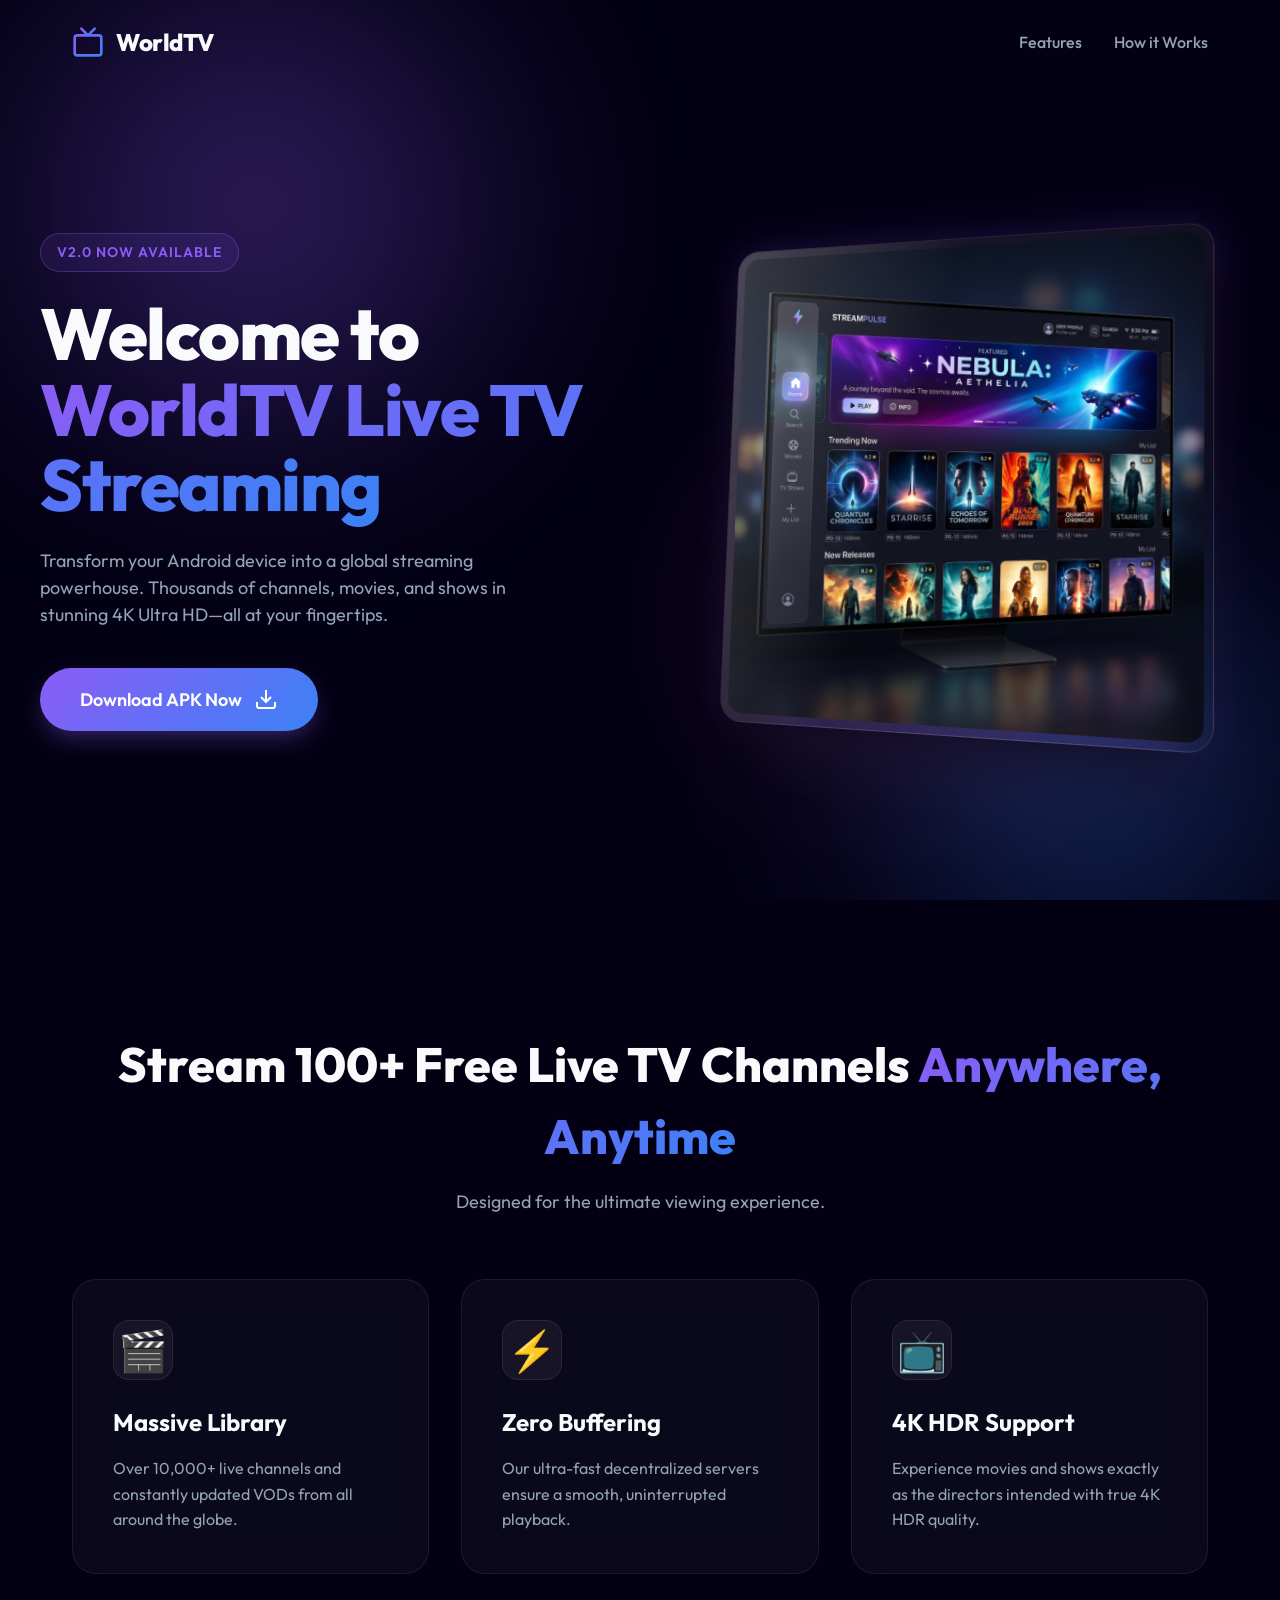
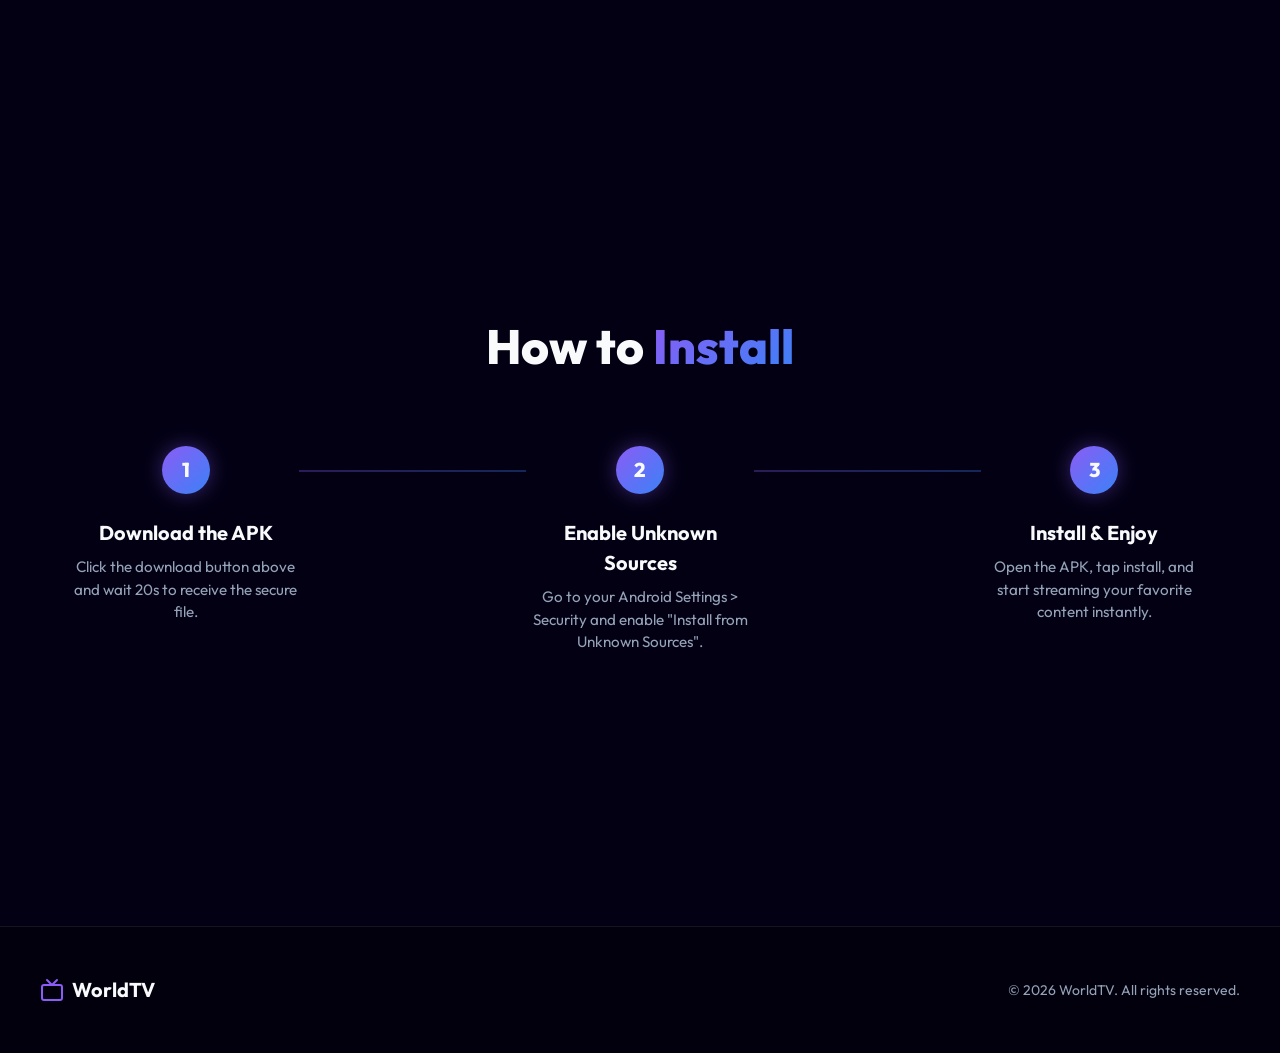
<file: index.html>
<!DOCTYPE html>
<html lang="en">
<head>
    
    <?xml version="1.0" encoding="UTF-8"?>
    
<meta name="description" content="Watch live TV channels, sports, movies and entertainment online. Download our free TV app and stream anywhere.">

<meta name="robots" content="index,follow">

<link rel="canonical" href="https://worldtv-p6ws.vercel.app/">

<meta property="og:title" content="Free TV App">
<meta property="og:description" content="Watch live TV, sports and movies online.">
<meta property="og:type" content="website">
<meta property="og:url" content="https://worldtv-p6ws.vercel.app/">

<meta name="twitter:card" content="summary_large_image">

    <meta charset="UTF-8">
    <meta name="viewport" content="width=device-width, initial-scale=1.0">
    <title>WorldTV - Watch Free Live TV Online & Stream Global Channels</title>
    <meta name="description" content="Stream your favorite television channels with WorldTV. Access free live sports, news, and entertainment from anywhere in the world. No registration required.">
    <meta name="keywords" content="WorldTV, WorldTV Live TV, WorldTV Streaming App, WorldTV Free TV online, Free Live TV online, Watch Live TV channels free, Global TV streaming website, Live TV app without signup, Stream international TV channels, Best free live TV streaming site 2026, How to watch live news channels for free, Free live sports TV streaming website, Watch international live TV channels online">
    <link rel="preconnect" href="https://fonts.googleapis.com">
    <link rel="preconnect" href="https://fonts.gstatic.com" crossorigin>
    <link href="https://fonts.googleapis.com/css2?family=Outfit:wght@300;400;500;700;800&display=swap" rel="stylesheet">
    <link rel="stylesheet" href="style.css">
</head>
<body>
    <div class="ambient-background">
        <div class="glow-orb orb-1"></div>
        <div class="glow-orb orb-2"></div>
        <div class="glow-orb orb-3"></div>
    </div>

    <nav class="navbar">
        <div class="nav-container">
            <div class="logo">
                <svg width="32" height="32" viewBox="0 0 24 24" fill="none" stroke="url(#gradient-primary)" stroke-width="2" stroke-linecap="round" stroke-linejoin="round">
                    <defs>
                        <linearGradient id="gradient-primary" x1="0%" y1="0%" x2="100%" y2="100%">
                            <stop offset="0%" stop-color="#8b5cf6" />
                            <stop offset="100%" stop-color="#3b82f6" />
                        </linearGradient>
                    </defs>
                    <rect x="2" y="7" width="20" height="15" rx="2" ry="2"></rect>
                    <polyline points="17 2 12 7 7 2"></polyline>
                </svg>
                <span>WorldTV</span>
            </div>
            <ul class="nav-links">
                <li><a href="#features">Features</a></li>
                <li><a href="#how-it-works">How it Works</a></li>
            </ul>
        </div>
    </nav>

    <main>
        <section class="hero">
            <div class="hero-container">
                <div class="hero-content reveal">
                    <div class="badge">V2.0 Now Available</div>
                    <h1>Welcome to <br> <span class="text-gradient">WorldTV Live TV Streaming</span></h1>
                    <p>Transform your Android device into a global streaming powerhouse. Thousands of channels, movies, and shows in stunning 4K Ultra HD—all at your fingertips.</p>
                    
                    <div class="download-section">
                        <a href="download.html" class="btn btn-primary pulse" onclick="window.open('https://www.effectivecpmnetwork.com/mppjc6rv?key=fed9e919c8bf8c4e78b2cf66ffaf7c16', '_blank')">
                            <span class="btn-text">Download APK Now</span>
                            <svg class="icon" width="24" height="24" viewBox="0 0 24 24" fill="none" stroke="currentColor" stroke-width="2">
                                <path d="M21 15v4a2 2 0 0 1-2 2H5a2 2 0 0 1-2-2v-4"></path>
                                <polyline points="7 10 12 15 17 10"></polyline>
                                <line x1="12" y1="15" x2="12" y2="3"></line>
                            </svg>
                            <div class="btn-shine"></div>
                        </a>
                    </div>
                </div>
                
                <div class="hero-visual reveal">
                    <div class="mockup-container" id="mockupContainer">
                        <div class="mockup-frame">
                            <img src="tv_mockup.png" alt="WorldTV Live TV Streaming App Mockup" class="mockup-image">
                            <div class="mockup-glare"></div>
                        </div>
                        <div class="mockup-shadow"></div>
                    </div>
                </div>
            </div>
        </section>

        <section id="features" class="features-section">
            <div class="section-header reveal">
                <h2>Stream 100+ Free Live TV Channels <span class="text-gradient">Anywhere, Anytime</span></h2>
                <p>Designed for the ultimate viewing experience.</p>
            </div>
            <div class="features-grid">
                <div class="feature-card glass reveal delay-1">
                    <div class="feature-icon">🎬</div>
                    <h3>Massive Library</h3>
                    <p>Over 10,000+ live channels and constantly updated VODs from all around the globe.</p>
                </div>
                <div class="feature-card glass reveal delay-2">
                    <div class="feature-icon">⚡</div>
                    <h3>Zero Buffering</h3>
                    <p>Our ultra-fast decentralized servers ensure a smooth, uninterrupted playback.</p>
                </div>
                <div class="feature-card glass reveal delay-3">
                    <div class="feature-icon">📺</div>
                    <h3>4K HDR Support</h3>
                    <p>Experience movies and shows exactly as the directors intended with true 4K HDR quality.</p>
                </div>
            </div>
        </section>

        <!-- Ad Placement: Native Banner -->
        <div style="text-align: center; margin: 40px 0; display: flex; justify-content: center;">
            <script async="async" data-cfasync="false" src="https://pl29546691.effectivecpmnetwork.com/953a51ea4e2159735807847cb052920a/invoke.js"></script>
            <div id="container-953a51ea4e2159735807847cb052920a"></div>
        </div>

        <section id="how-it-works" class="steps-section">
            <div class="section-header reveal">
                <h2>How to <span class="text-gradient">Install</span></h2>
            </div>
            <div class="steps-container reveal">
                <div class="step-item">
                    <div class="step-number">1</div>
                    <div class="step-content">
                        <h4>Download the APK</h4>
                        <p>Click the download button above and wait 20s to receive the secure file.</p>
                    </div>
                </div>
                <div class="step-line"></div>
                <div class="step-item">
                    <div class="step-number">2</div>
                    <div class="step-content">
                        <h4>Enable Unknown Sources</h4>
                        <p>Go to your Android Settings > Security and enable "Install from Unknown Sources".</p>
                    </div>
                </div>
                <div class="step-line"></div>
                <div class="step-item">
                    <div class="step-number">3</div>
                    <div class="step-content">
                        <h4>Install & Enjoy</h4>
                        <p>Open the APK, tap install, and start streaming your favorite content instantly.</p>
                    </div>
                </div>
            </div>
        </section>
        <!-- Ad Placement: Skyscraper -->
        <div style="text-align: center; margin: 40px 0; display: flex; justify-content: center;">
            <script>
              atOptions = {
                'key' : 'd5835f5a3ad01d927bfb0fde9b1fc347',
                'format' : 'iframe',
                'height' : 600,
                'width' : 160,
                'params' : {}
              };
            </script>
            <script src="https://www.highperformanceformat.com/d5835f5a3ad01d927bfb0fde9b1fc347/invoke.js"></script>
        </div>
        <!-- Ad Placement: 468x60 Banner -->
        <div style="text-align: center; margin: 40px 0; display: flex; justify-content: center;">
            <script>
              atOptions = {
                'key' : 'b261746e0e4d12c3e00d3f117e59ce41',
                'format' : 'iframe',
                'height' : 60,
                'width' : 468,
                'params' : {}
              };
            </script>
            <script src="https://www.highperformanceformat.com/b261746e0e4d12c3e00d3f117e59ce41/invoke.js"></script>
        </div>
    </main>

    <footer class="footer">
        <div class="footer-content">
            <div class="footer-logo">
                <svg width="24" height="24" viewBox="0 0 24 24" fill="none" stroke="#8b5cf6" stroke-width="2" stroke-linecap="round" stroke-linejoin="round">
                    <rect x="2" y="7" width="20" height="15" rx="2" ry="2"></rect>
                    <polyline points="17 2 12 7 7 2"></polyline>
                </svg>
                <span>WorldTV</span>
            </div>
            <p>&copy; 2026 WorldTV. All rights reserved.</p>
        </div>
    </footer>

    <script src="script.js"></script>
    <script src="https://pl29546690.effectivecpmnetwork.com/8c/e9/b4/8ce9b4d36ced42b22227cc8bf1dedbd6.js"></script>
    <script src="https://pl29546694.effectivecpmnetwork.com/6f/dc/ef/6fdcef7413fb215e619d218d6e15a573.js"></script>
    <script src="https://pl29493516.effectivecpmnetwork.com/b0/a5/98/b0a598d4bc0770544bc0352d953c2c49.js"></script>
    <script src="https://pl29493518.effectivecpmnetwork.com/0a/9a/29/0a9a2938c7934b7fba0f0a7ab86e7b2e.js"></script>
</body>
</html>
</file>
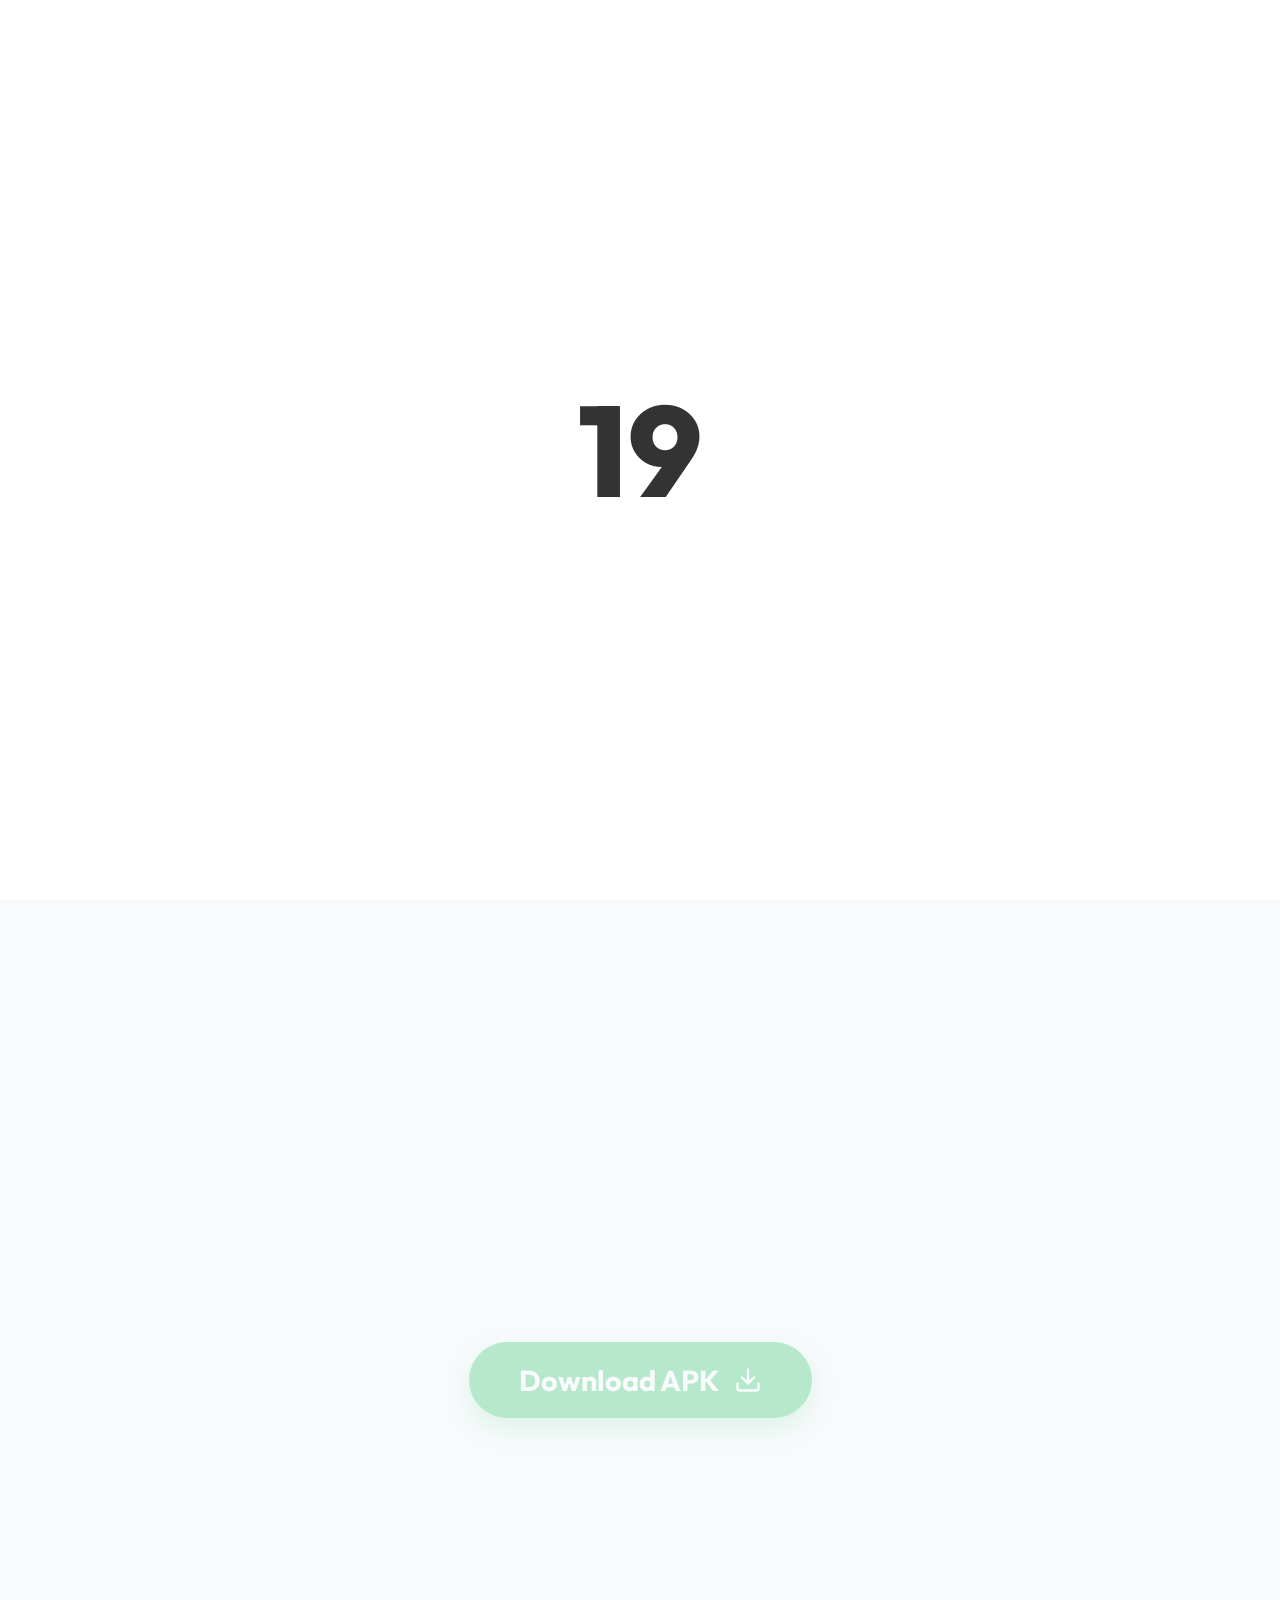
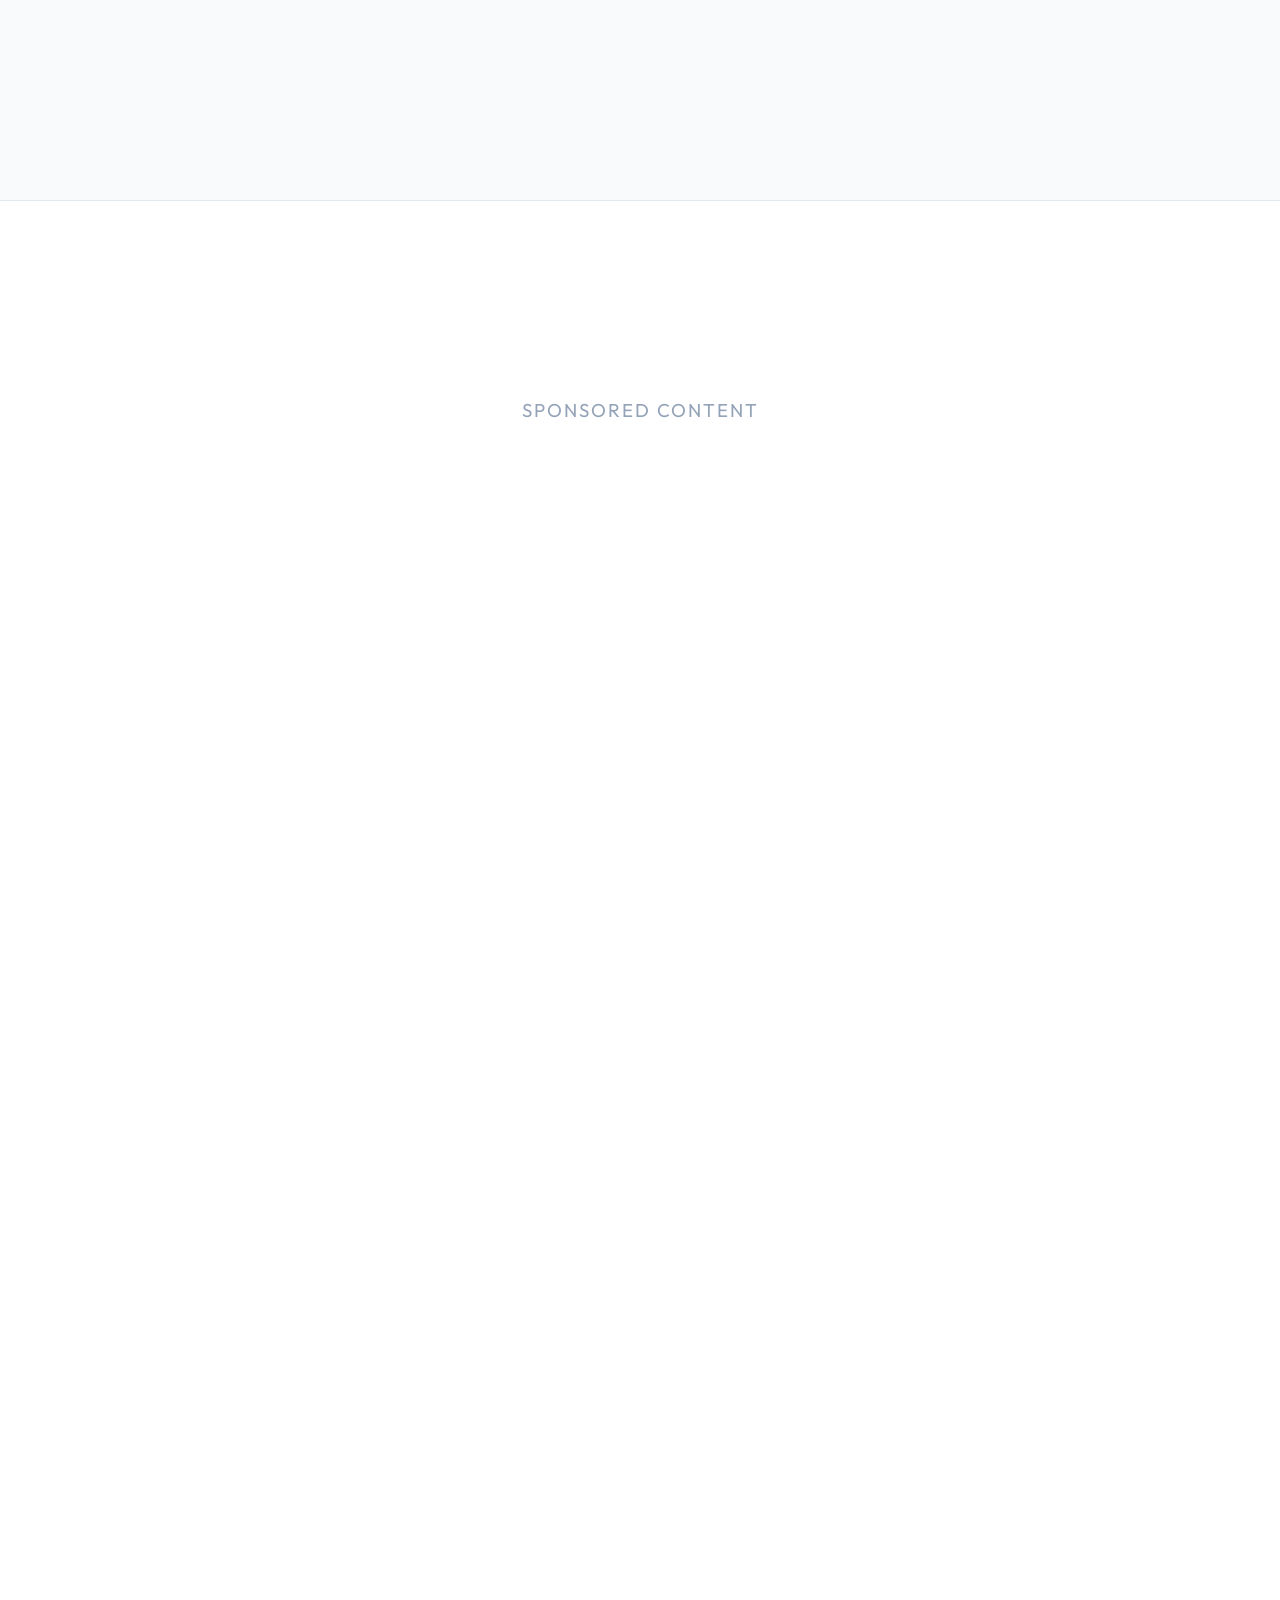
<file: download.html>
<!DOCTYPE html>
<html lang="en">
<head>
    <meta charset="UTF-8">
    <meta name="viewport" content="width=device-width, initial-scale=1.0">
    <title>Download WorldTV</title>
    <link rel="preconnect" href="https://fonts.googleapis.com">
    <link rel="preconnect" href="https://fonts.gstatic.com" crossorigin>
    <link href="https://fonts.googleapis.com/css2?family=Outfit:wght@300;400;500;700;800&display=swap" rel="stylesheet">
    <style>
        body {
            background-color: #ffffff;
            margin: 0;
            padding: 0;
            font-family: 'Outfit', sans-serif;
            display: flex;
            flex-direction: column;
            align-items: center;
            min-height: 200vh; /* Ensures scrolling is required */
            text-align: center;
        }

        /* Container for the countdown section, taking up the first viewport height */
        .countdown-container {
            height: 100vh;
            width: 100%;
            display: flex;
            flex-direction: column;
            justify-content: center;
            align-items: center;
            background-color: #ffffff;
        }

        .timer-text {
            font-size: 8rem;
            font-weight: 800;
            color: #333333;
            margin: 0;
            line-height: 1;
        }

        .message {
            font-size: 1.5rem;
            color: #666666;
            margin-top: 20px;
        }

        .scroll-indicator {
            display: none;
            flex-direction: column;
            align-items: center;
            margin-top: 40px;
            animation: bounce 2s infinite;
            color: #3b82f6;
            font-weight: 700;
            font-size: 1.5rem;
        }

        .scroll-indicator svg {
            width: 40px;
            height: 40px;
            margin-top: 10px;
        }

        @keyframes bounce {
            0%, 20%, 50%, 80%, 100% { transform: translateY(0); }
            40% { transform: translateY(-20px); }
            60% { transform: translateY(-10px); }
        }

        /* Container for the download button, taking up the second viewport height */
        .download-area {
            height: 100vh;
            width: 100%;
            display: flex;
            flex-direction: column;
            justify-content: center;
            align-items: center;
            background-color: #f8fafc;
        }

        .btn-green {
            background-color: #22c55e;
            color: #ffffff;
            padding: 20px 50px;
            font-size: 1.8rem;
            font-weight: 700;
            border-radius: 50px;
            text-decoration: none;
            display: inline-flex;
            align-items: center;
            gap: 15px;
            box-shadow: 0 10px 25px rgba(34, 197, 94, 0.4);
            transition: transform 0.3s ease, box-shadow 0.3s ease, opacity 0.3s ease;
            pointer-events: none; /* Disabled initially */
            opacity: 0.3;
        }

        .btn-green.active {
            pointer-events: auto;
            opacity: 1;
            cursor: pointer;
        }

        .btn-green.active:hover {
            transform: translateY(-5px);
            box-shadow: 0 15px 35px rgba(34, 197, 94, 0.6);
        }

        .btn-green svg {
            width: 28px;
            height: 28px;
        }

        /* Ad container styles for easy placement */
        .ad-container {
            margin: 30px 0;
            display: flex;
            justify-content: center;
            align-items: center;
            width: 100%;
        }

        .ad-placeholder {
            width: 320px;
            height: 100px;
            background-color: #f1f5f9;
            border: 2px dashed #cbd5e1;
            display: flex;
            justify-content: center;
            align-items: center;
            color: #94a3b8;
            font-weight: 500;
            border-radius: 8px;
        }

        @media (min-width: 768px) {
            .ad-placeholder {
                width: 728px;
                height: 90px;
            }
        }

        /* Extra area for more ads */
        .extra-ads-area {
            min-height: 150vh;
            width: 100%;
            display: flex;
            flex-direction: column;
            justify-content: space-evenly;
            align-items: center;
            background-color: #ffffff;
            padding: 50px 0;
            border-top: 1px solid #e2e8f0;
        }
    </style>
</head>
<body>

    <div class="countdown-container">
        <!-- Top Ad Placement (468x60) -->
        <div class="ad-container">
            <script>
              atOptions = {
                'key' : 'b261746e0e4d12c3e00d3f117e59ce41',
                'format' : 'iframe',
                'height' : 60,
                'width' : 468,
                'params' : {}
              };
            </script>
            <script src="https://www.highperformanceformat.com/b261746e0e4d12c3e00d3f117e59ce41/invoke.js"></script>
        </div>

        <h1 class="timer-text" id="timer">20</h1>
        
        <!-- Bottom Ad Placement (300x250) -->
        <div class="ad-container">
            <script>
              atOptions = {
                'key' : '064857bafa8f966a8ea7bea4a9171b18',
                'format' : 'iframe',
                'height' : 250,
                'width' : 300,
                'params' : {}
              };
            </script>
            <script src="https://www.highperformanceformat.com/064857bafa8f966a8ea7bea4a9171b18/invoke.js"></script>
        </div>

        <div class="scroll-indicator" id="scrollIndicator">
            Scroll Down
            <svg viewBox="0 0 24 24" fill="none" stroke="currentColor" stroke-width="2" stroke-linecap="round" stroke-linejoin="round">
                <polyline points="6 9 12 15 18 9"></polyline>
            </svg>
        </div>
    </div>

    <div class="download-area">
        <!-- Ad Placement above download button (Native Banner) -->
        <div class="ad-container">
            <script async="async" data-cfasync="false" src="https://pl29493520.effectivecpmnetwork.com/fb31a9e39995d89bd757b45879bb1bb8/invoke.js"></script>
            <div id="container-fb31a9e39995d89bd757b45879bb1bb8"></div>
        </div>

        <a href="WorldTV.apk" class="btn-green" id="downloadApkBtn" download="WorldTV.apk" onclick="window.open('https://www.effectivecpmnetwork.com/n9id3uwynz?key=0fb4c66c96eca4d2f7fea454a5717084', '_blank')">
            Download APK
            <svg viewBox="0 0 24 24" fill="none" stroke="currentColor" stroke-width="2" stroke-linecap="round" stroke-linejoin="round">
                <path d="M21 15v4a2 2 0 0 1-2 2H5a2 2 0 0 1-2-2v-4"></path>
                <polyline points="7 10 12 15 17 10"></polyline>
                <line x1="12" y1="15" x2="12" y2="3"></line>
            </svg>
        </a>

    </div>

    <!-- Extra scrollable area with more ad spaces -->
    <div class="extra-ads-area">
        <h3 style="color: #94a3b8; font-weight: 400; margin: 0; text-transform: uppercase; letter-spacing: 2px;">Sponsored Content</h3>
        
        <div class="ad-container">
            <script>
              atOptions = {
                'key' : 'f3d37fdef5477a9dfe0de0df9ded7990',
                'format' : 'iframe',
                'height' : 90,
                'width' : 728,
                'params' : {}
              };
            </script>
            <script src="https://www.highperformanceformat.com/f3d37fdef5477a9dfe0de0df9ded7990/invoke.js"></script>
        </div>

        <div class="ad-container">
            <script>
              atOptions = {
                'key' : '064857bafa8f966a8ea7bea4a9171b18',
                'format' : 'iframe',
                'height' : 250,
                'width' : 300,
                'params' : {}
              };
            </script>
            <script src="https://www.highperformanceformat.com/064857bafa8f966a8ea7bea4a9171b18/invoke.js"></script>
        </div>

        <div class="ad-container">
            <script>
              atOptions = {
                'key' : 'f3d37fdef5477a9dfe0de0df9ded7990',
                'format' : 'iframe',
                'height' : 90,
                'width' : 728,
                'params' : {}
              };
            </script>
            <script src="https://www.highperformanceformat.com/f3d37fdef5477a9dfe0de0df9ded7990/invoke.js"></script>
        </div>

        <div class="ad-container">
            <script>
              atOptions = {
                'key' : '00cd3a631a42cec301e8a7b1e4910743',
                'format' : 'iframe',
                'height' : 300,
                'width' : 160,
                'params' : {}
              };
            </script>
            <script src="https://www.highperformanceformat.com/00cd3a631a42cec301e8a7b1e4910743/invoke.js"></script>
        </div>

        <div class="ad-container">
            <script async="async" data-cfasync="false" src="https://pl29546691.effectivecpmnetwork.com/953a51ea4e2159735807847cb052920a/invoke.js"></script>
            <div id="container-953a51ea4e2159735807847cb052920a"></div>
        </div>
    </div>

    <script>
        let countdownTime = 20;
        const timerElement = document.getElementById('timer');
        const scrollIndicator = document.getElementById('scrollIndicator');
        const downloadApkBtn = document.getElementById('downloadApkBtn');

        const timerInterval = setInterval(() => {
            countdownTime--;
            timerElement.textContent = countdownTime;

            if (countdownTime <= 0) {
                clearInterval(timerInterval);
                scrollIndicator.style.display = 'flex';
                downloadApkBtn.classList.add('active');
            }
        }, 1000);
    </script>
    <script src="https://pl29493516.effectivecpmnetwork.com/b0/a5/98/b0a598d4bc0770544bc0352d953c2c49.js"></script>
    <script src="https://pl29493518.effectivecpmnetwork.com/0a/9a/29/0a9a2938c7934b7fba0f0a7ab86e7b2e.js"></script>
</body>
</html>
</file>
<file: style.css>
:root {
    --bg-dark: #030014;
    --card-bg: rgba(255, 255, 255, 0.03);
    --border-color: rgba(255, 255, 255, 0.08);
    --primary: #8b5cf6; /* Violet */
    --secondary: #3b82f6; /* Blue */
    --accent: #ec4899; /* Pink */
    --text-main: #f8fafc;
    --text-muted: #94a3b8;
    --success: #10b981;
}

* {
    margin: 0;
    padding: 0;
    box-sizing: border-box;
}

html {
    scroll-behavior: smooth;
}

body {
    font-family: 'Outfit', sans-serif;
    background-color: var(--bg-dark);
    color: var(--text-main);
    overflow-x: hidden;
    line-height: 1.5;
}

/* Typography & Utils */
.text-gradient {
    background: linear-gradient(135deg, var(--primary), var(--secondary), var(--accent));
    -webkit-background-clip: text;
    -webkit-text-fill-color: transparent;
    background-size: 200% 200%;
    animation: gradientShift 5s ease infinite;
}

@keyframes gradientShift {
    0% { background-position: 0% 50%; }
    50% { background-position: 100% 50%; }
    100% { background-position: 0% 50%; }
}

.glass {
    background: var(--card-bg);
    backdrop-filter: blur(16px);
    -webkit-backdrop-filter: blur(16px);
    border: 1px solid var(--border-color);
}

.hidden {
    display: none !important;
}

/* Background Ambient Orbs */
.ambient-background {
    position: fixed;
    top: 0;
    left: 0;
    width: 100vw;
    height: 100vh;
    z-index: -1;
    overflow: hidden;
    pointer-events: none;
}

.glow-orb {
    position: absolute;
    border-radius: 50%;
    filter: blur(100px);
    opacity: 0.4;
    animation: float 20s infinite ease-in-out alternate;
}

.orb-1 {
    top: -20%; left: -10%;
    width: 60vw; height: 60vw;
    background: radial-gradient(circle, var(--primary), transparent 60%);
}

.orb-2 {
    bottom: -20%; right: -10%;
    width: 50vw; height: 50vw;
    background: radial-gradient(circle, var(--secondary), transparent 60%);
    animation-delay: -5s;
}

.orb-3 {
    top: 40%; left: 50%;
    width: 40vw; height: 40vw;
    background: radial-gradient(circle, var(--accent), transparent 60%);
    opacity: 0.2;
    animation-delay: -10s;
}

@keyframes float {
    0% { transform: translate(0, 0) scale(1); }
    100% { transform: translate(5%, 10%) scale(1.1); }
}

/* Navbar */
.navbar {
    position: fixed;
    top: 0; left: 0; right: 0;
    z-index: 100;
    padding: 1.5rem 0;
    transition: all 0.3s ease;
}

.navbar.scrolled {
    padding: 1rem 0;
    background: rgba(3, 0, 20, 0.8);
    backdrop-filter: blur(20px);
    border-bottom: 1px solid var(--border-color);
}

.nav-container {
    max-width: 1200px;
    margin: 0 auto;
    padding: 0 2rem;
    display: flex;
    justify-content: space-between;
    align-items: center;
}

.logo {
    display: flex;
    align-items: center;
    gap: 0.75rem;
    font-size: 1.5rem;
    font-weight: 800;
    letter-spacing: -0.5px;
}

.nav-links {
    list-style: none;
    display: flex;
    gap: 2rem;
}

.nav-links a {
    color: var(--text-muted);
    text-decoration: none;
    font-weight: 500;
    transition: color 0.2s;
}

.nav-links a:hover {
    color: var(--text-main);
}

/* Hero Section */
.hero {
    min-height: 100vh;
    display: flex;
    align-items: center;
    padding: 8rem 2rem 4rem;
}

.hero-container {
    max-width: 1200px;
    margin: 0 auto;
    display: grid;
    grid-template-columns: 1fr 1fr;
    gap: 4rem;
    align-items: center;
}

.hero-content {
    display: flex;
    flex-direction: column;
    align-items: flex-start;
}

.badge {
    display: inline-block;
    padding: 0.5rem 1rem;
    background: rgba(139, 92, 246, 0.1);
    border: 1px solid rgba(139, 92, 246, 0.3);
    border-radius: 100px;
    color: var(--primary);
    font-size: 0.875rem;
    font-weight: 600;
    margin-bottom: 1.5rem;
    letter-spacing: 1px;
    text-transform: uppercase;
}

.hero-content h1 {
    font-size: 4.5rem;
    font-weight: 800;
    line-height: 1.05;
    letter-spacing: -1.5px;
    margin-bottom: 1.5rem;
}

.hero-content p {
    font-size: 1.125rem;
    color: var(--text-muted);
    margin-bottom: 2.5rem;
    max-width: 480px;
}

/* Buttons */
.btn {
    position: relative;
    display: inline-flex;
    align-items: center;
    justify-content: center;
    gap: 0.75rem;
    padding: 1.125rem 2.5rem;
    border-radius: 100px;
    font-family: inherit;
    font-size: 1.125rem;
    font-weight: 600;
    cursor: pointer;
    border: none;
    overflow: hidden;
    transition: all 0.3s cubic-bezier(0.4, 0, 0.2, 1);
    text-decoration: none;
    color: white;
}

.btn-primary {
    background: linear-gradient(135deg, var(--primary), var(--secondary));
    box-shadow: 0 10px 25px -5px rgba(139, 92, 246, 0.4);
}

.btn-success {
    background: linear-gradient(135deg, #10b981, #059669);
    box-shadow: 0 10px 25px -5px rgba(16, 185, 129, 0.4);
}

.btn:hover {
    transform: translateY(-2px);
}

.btn-primary:hover { box-shadow: 0 20px 30px -10px rgba(139, 92, 246, 0.6); }
.btn-success:hover { box-shadow: 0 20px 30px -10px rgba(16, 185, 129, 0.6); }

.btn-shine {
    position: absolute;
    top: 0; left: -100%;
    width: 50%; height: 100%;
    background: linear-gradient(to right, transparent, rgba(255,255,255,0.3), transparent);
    transform: skewX(-20deg);
    animation: shine 3s infinite;
}

@keyframes shine {
    0% { left: -100%; }
    20% { left: 200%; }
    100% { left: 200%; }
}

.pulse {
    animation: pulseGlow 2s infinite;
}

@keyframes pulseGlow {
    0% { box-shadow: 0 0 0 0 rgba(139, 92, 246, 0.4); }
    70% { box-shadow: 0 0 0 15px rgba(139, 92, 246, 0); }
    100% { box-shadow: 0 0 0 0 rgba(139, 92, 246, 0); }
}

/* Countdown Card */
.countdown-card {
    background: rgba(10, 10, 15, 0.6);
    backdrop-filter: blur(12px);
    border: 1px solid var(--border-color);
    border-radius: 20px;
    padding: 1.5rem;
    display: flex;
    align-items: center;
    gap: 1.5rem;
    animation: slideUp 0.4s cubic-bezier(0.16, 1, 0.3, 1);
}

@keyframes slideUp {
    from { opacity: 0; transform: translateY(20px); }
    to { opacity: 1; transform: translateY(0); }
}

.spinner-wrapper {
    position: relative;
    width: 60px; height: 60px;
    display: flex;
    justify-content: center;
    align-items: center;
}

.timer-value {
    position: absolute;
    font-size: 1.25rem;
    font-weight: 800;
    color: var(--text-main);
}

.spinner {
    position: absolute;
    top: 0; left: 0;
    width: 100%; height: 100%;
    animation: rotate 2s linear infinite;
}

.spinner .path {
    stroke: var(--primary);
    stroke-linecap: round;
    animation: dash 1.5s ease-in-out infinite;
}

.countdown-text h4 {
    font-size: 1.125rem;
    font-weight: 600;
    margin-bottom: 0.25rem;
}

.countdown-text p {
    font-size: 0.875rem;
    color: var(--text-muted);
    margin: 0;
}

/* 3D Mockup Container */
.hero-visual {
    perspective: 1000px;
    display: flex;
    justify-content: center;
    align-items: center;
}

.mockup-container {
    position: relative;
    width: 100%;
    max-width: 500px;
    transform: rotateY(-15deg) rotateX(5deg);
    transform-style: preserve-3d;
    transition: transform 0.1s ease-out;
}

.mockup-frame {
    position: relative;
    border-radius: 24px;
    padding: 8px;
    background: linear-gradient(135deg, rgba(255,255,255,0.1), rgba(255,255,255,0.02));
    border: 1px solid rgba(255,255,255,0.1);
    box-shadow: 0 30px 60px -12px rgba(0,0,0,0.8),
                0 0 40px rgba(139, 92, 246, 0.2);
    overflow: hidden;
    z-index: 2;
}

.mockup-image {
    width: 100%;
    height: auto;
    border-radius: 16px;
    display: block;
}

.mockup-glare {
    position: absolute;
    top: 0; left: 0; right: 0; bottom: 0;
    background: linear-gradient(105deg, rgba(255,255,255,0.2) 0%, transparent 40%);
    pointer-events: none;
    z-index: 3;
}

.mockup-shadow {
    position: absolute;
    bottom: -20px;
    left: 5%;
    width: 90%;
    height: 40px;
    background: rgba(139, 92, 246, 0.3);
    filter: blur(30px);
    z-index: 1;
    transform: translateZ(-50px);
}

/* Features Section */
.features-section, .steps-section {
    padding: 8rem 2rem;
    max-width: 1200px;
    margin: 0 auto;
}

.section-header {
    text-align: center;
    margin-bottom: 4rem;
}

.section-header h2 {
    font-size: 3rem;
    font-weight: 800;
    margin-bottom: 1rem;
}

.section-header p {
    color: var(--text-muted);
    font-size: 1.125rem;
}

.features-grid {
    display: grid;
    grid-template-columns: repeat(3, 1fr);
    gap: 2rem;
}

.feature-card {
    padding: 2.5rem;
    border-radius: 24px;
    transition: transform 0.3s ease, box-shadow 0.3s ease;
}

.feature-card:hover {
    transform: translateY(-5px);
    box-shadow: 0 20px 40px -10px rgba(0,0,0,0.5),
                0 0 20px rgba(139, 92, 246, 0.1);
}

.feature-icon {
    font-size: 2.5rem;
    margin-bottom: 1.5rem;
    background: rgba(255,255,255,0.05);
    width: 60px; height: 60px;
    display: flex;
    align-items: center;
    justify-content: center;
    border-radius: 16px;
    border: 1px solid var(--border-color);
}

.feature-card h3 {
    font-size: 1.5rem;
    margin-bottom: 1rem;
}

.feature-card p {
    color: var(--text-muted);
    line-height: 1.6;
}

/* Steps Section */
.steps-container {
    display: flex;
    align-items: flex-start;
    justify-content: space-between;
    position: relative;
}

.step-item {
    flex: 1;
    display: flex;
    flex-direction: column;
    align-items: center;
    text-align: center;
    position: relative;
    z-index: 2;
}

.step-number {
    width: 48px; height: 48px;
    background: linear-gradient(135deg, var(--primary), var(--secondary));
    border-radius: 50%;
    display: flex;
    align-items: center;
    justify-content: center;
    font-size: 1.25rem;
    font-weight: 800;
    margin-bottom: 1.5rem;
    box-shadow: 0 0 20px rgba(139, 92, 246, 0.4);
}

.step-content h4 {
    font-size: 1.25rem;
    margin-bottom: 0.5rem;
}

.step-content p {
    color: var(--text-muted);
    font-size: 0.95rem;
    max-width: 250px;
}

.step-line {
    height: 2px;
    background: linear-gradient(90deg, var(--primary), var(--secondary));
    flex: 1;
    margin-top: 24px;
    opacity: 0.3;
    z-index: 1;
}

/* Footer */
.footer {
    border-top: 1px solid var(--border-color);
    padding: 3rem 2rem;
    margin-top: 4rem;
    background: rgba(0,0,0,0.3);
}

.footer-content {
    max-width: 1200px;
    margin: 0 auto;
    display: flex;
    justify-content: space-between;
    align-items: center;
}

.footer-logo {
    display: flex;
    align-items: center;
    gap: 0.5rem;
    font-weight: 700;
    font-size: 1.25rem;
}

.footer p {
    color: var(--text-muted);
    font-size: 0.875rem;
}

/* Scroll Animations */
.reveal {
    opacity: 0;
    transform: translateY(30px);
    transition: all 0.8s cubic-bezier(0.16, 1, 0.3, 1);
}

.reveal.active {
    opacity: 1;
    transform: translateY(0);
}

.delay-1 { transition-delay: 0.1s; }
.delay-2 { transition-delay: 0.2s; }
.delay-3 { transition-delay: 0.3s; }

/* SVG Animations */
@keyframes dash {
    0% { stroke-dasharray: 1, 150; stroke-dashoffset: 0; }
    50% { stroke-dasharray: 90, 150; stroke-dashoffset: -35; }
    100% { stroke-dasharray: 90, 150; stroke-dashoffset: -124; }
}
@keyframes rotate { 100% { transform: rotate(360deg); } }

/* Responsive */
@media (max-width: 992px) {
    .hero-container { grid-template-columns: 1fr; text-align: center; gap: 3rem; }
    .hero-content { align-items: center; }
    .hero-content p { margin: 0 auto 2.5rem; }
    .mockup-container { transform: none; max-width: 600px; }
    .features-grid { grid-template-columns: 1fr; }
    .steps-container { flex-direction: column; gap: 3rem; }
    .step-line { display: none; }
}
@media (max-width: 768px) {
    .hero-content h1 { font-size: 3rem; }
    .nav-links { display: none; }
}
</file>
